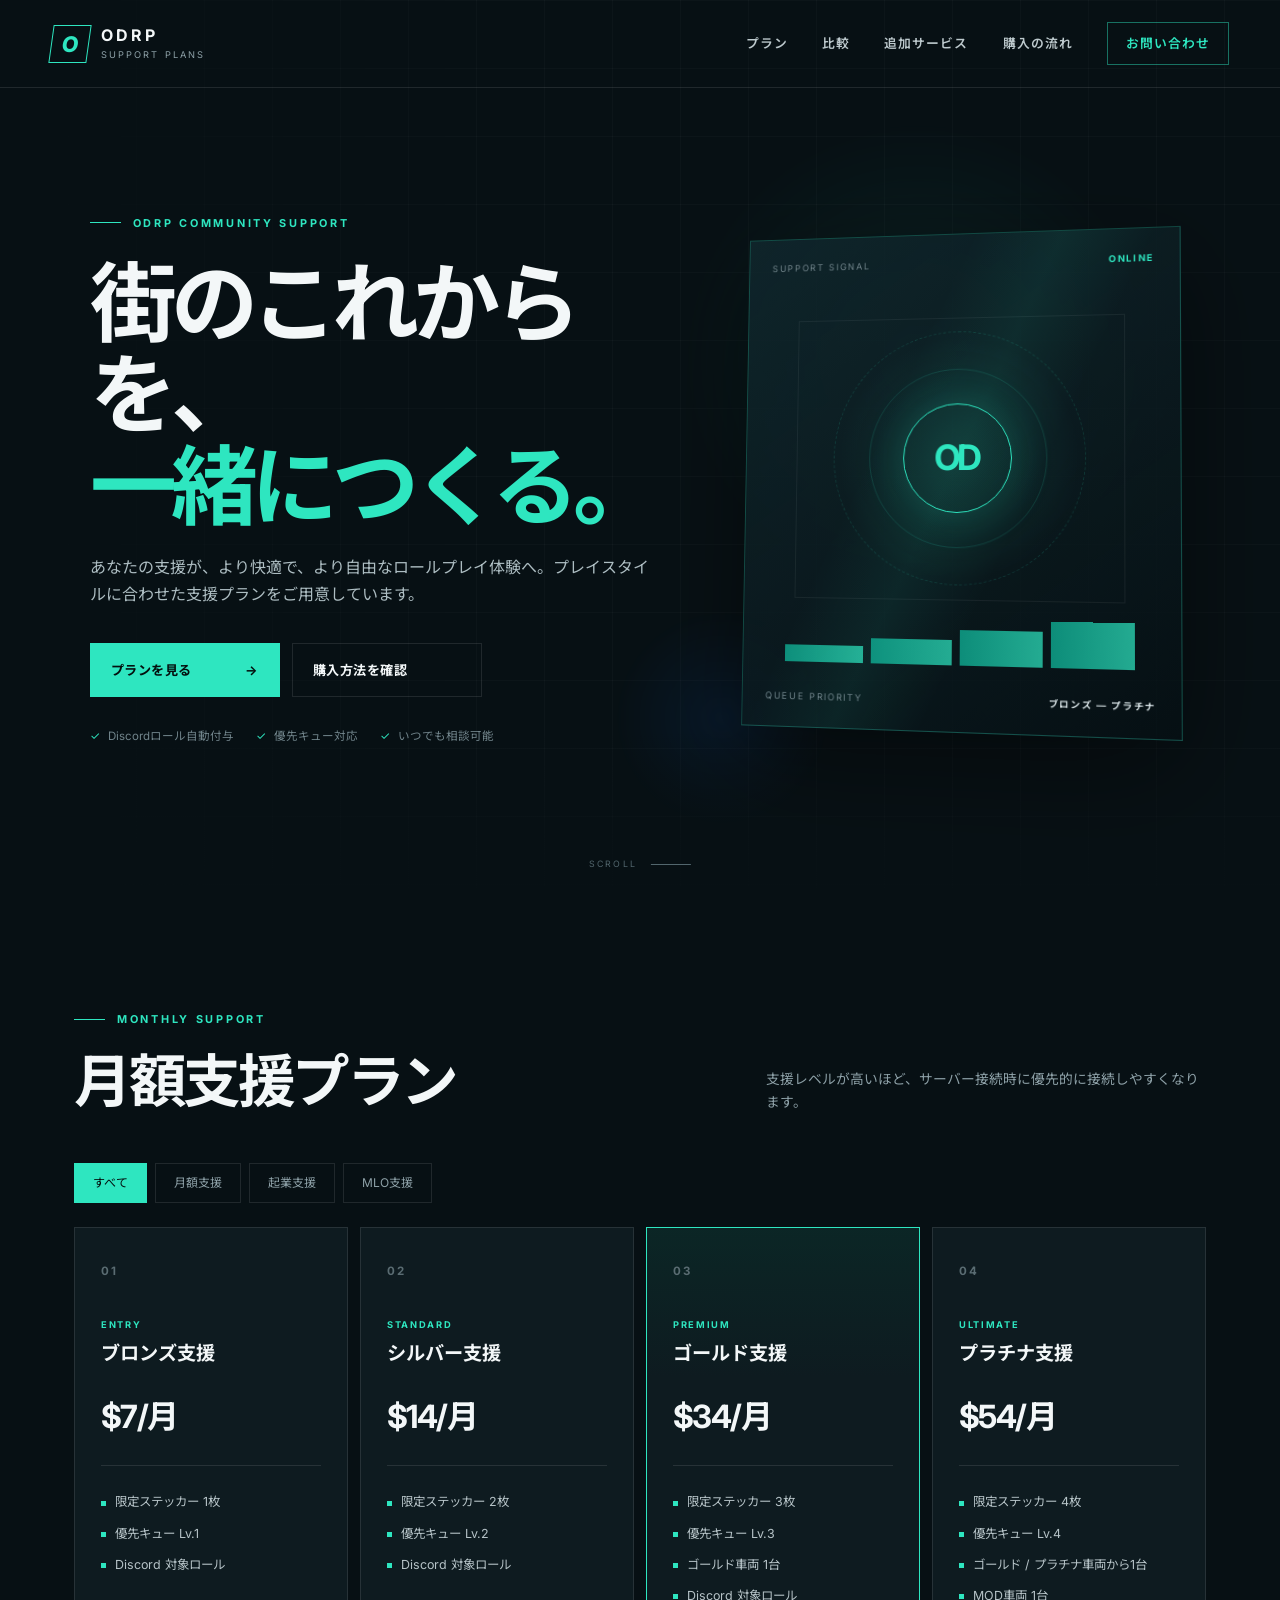
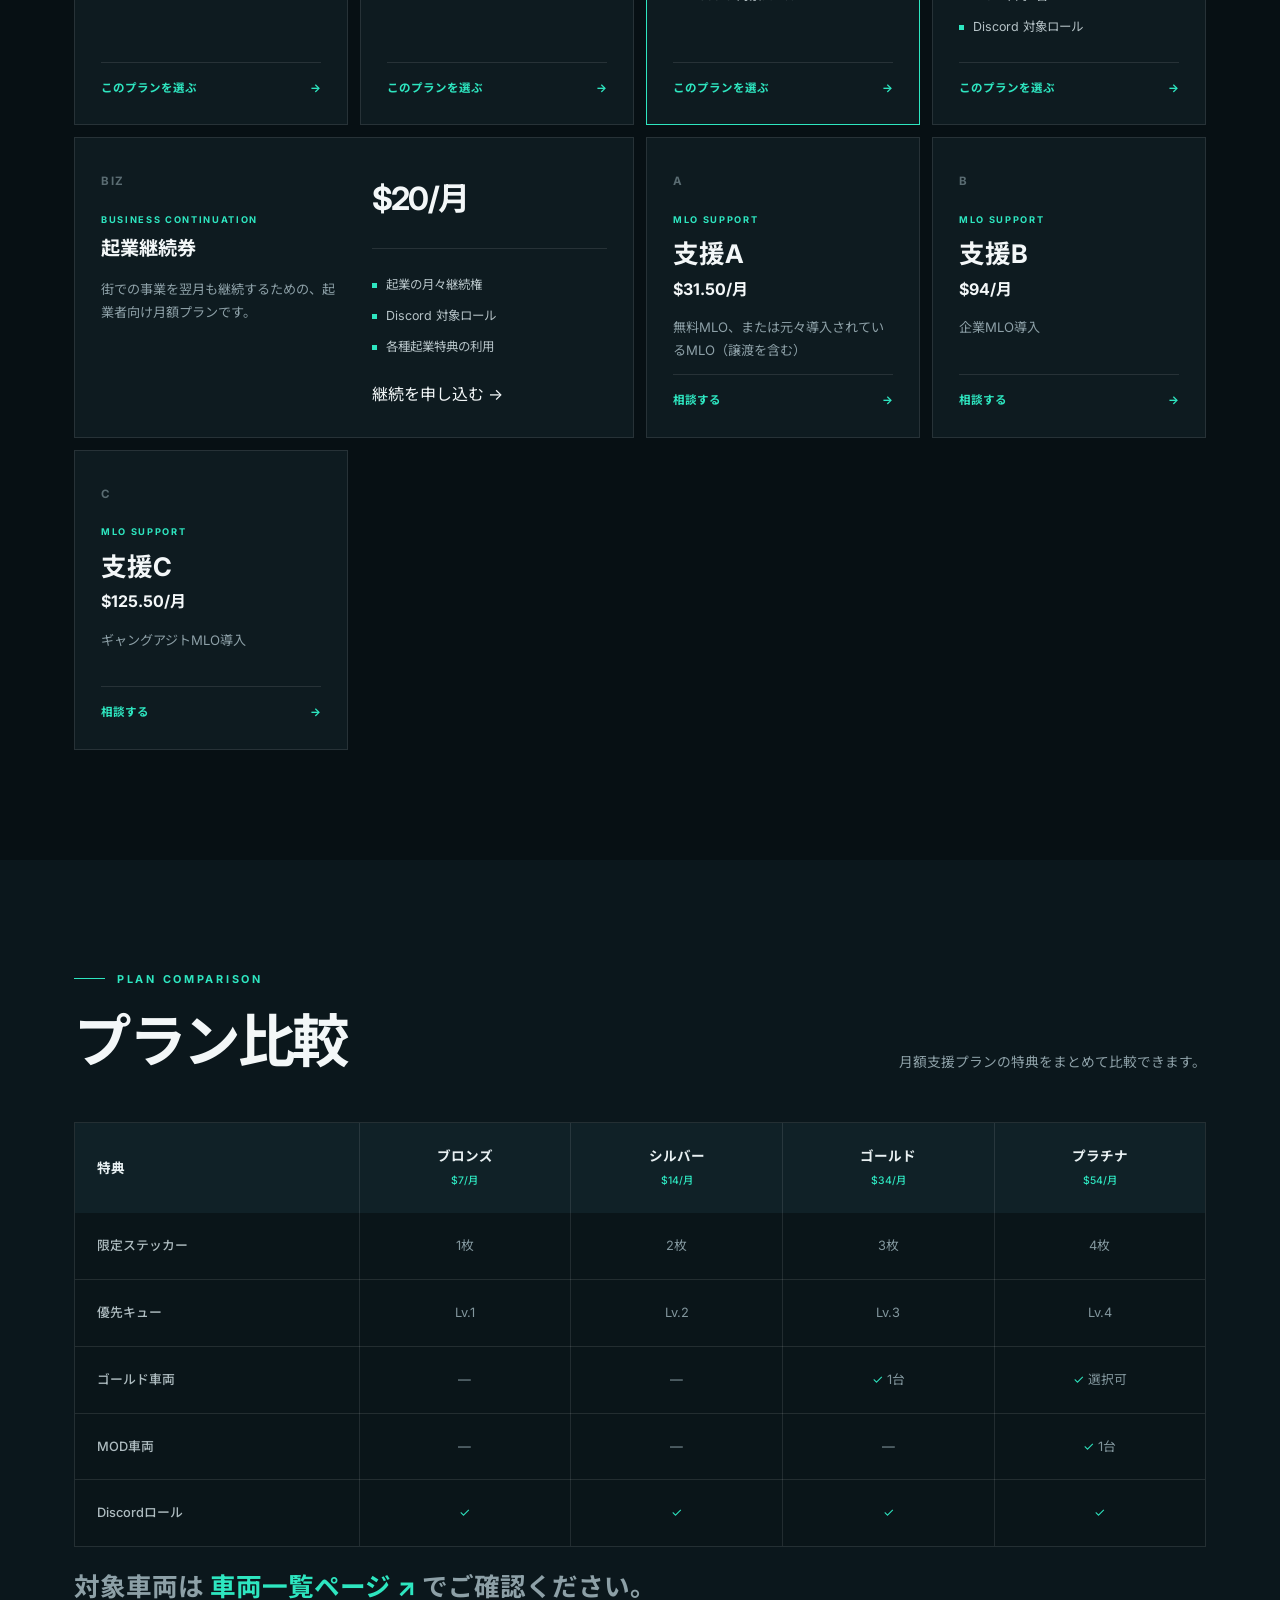
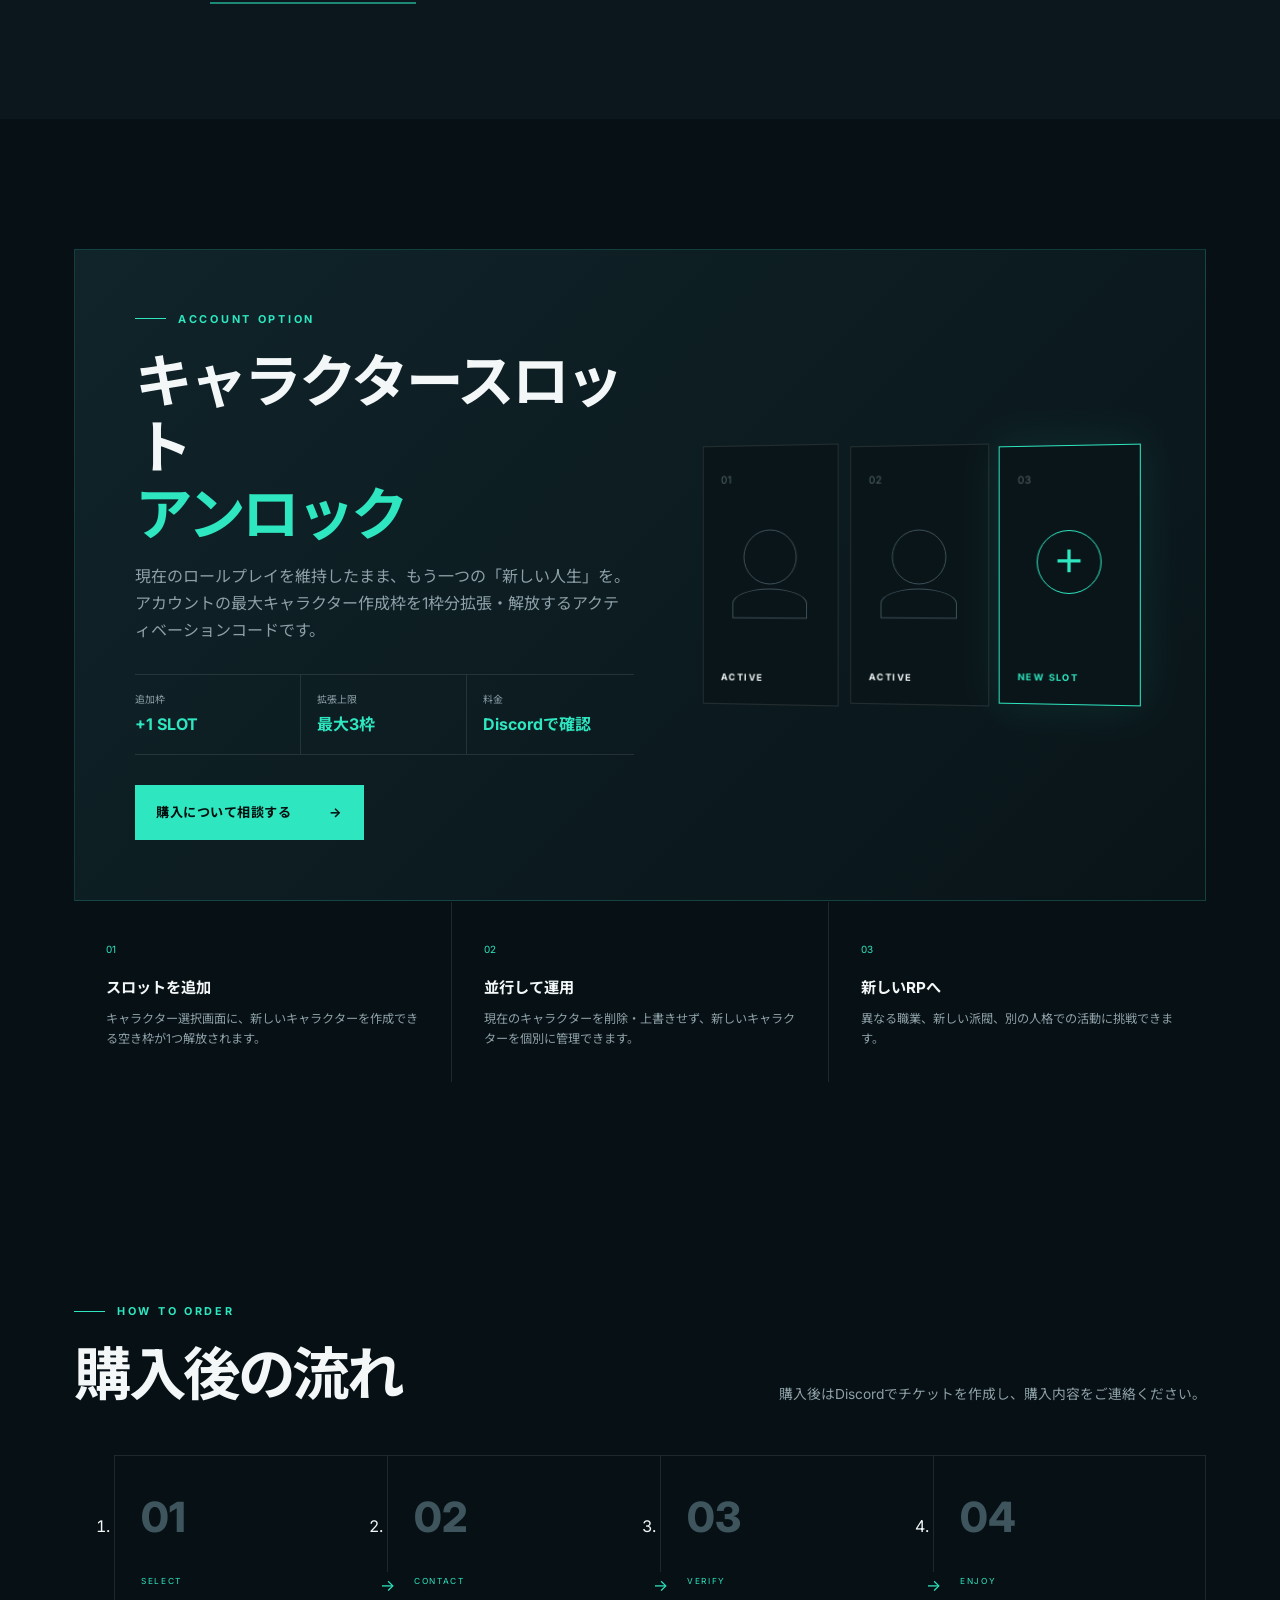
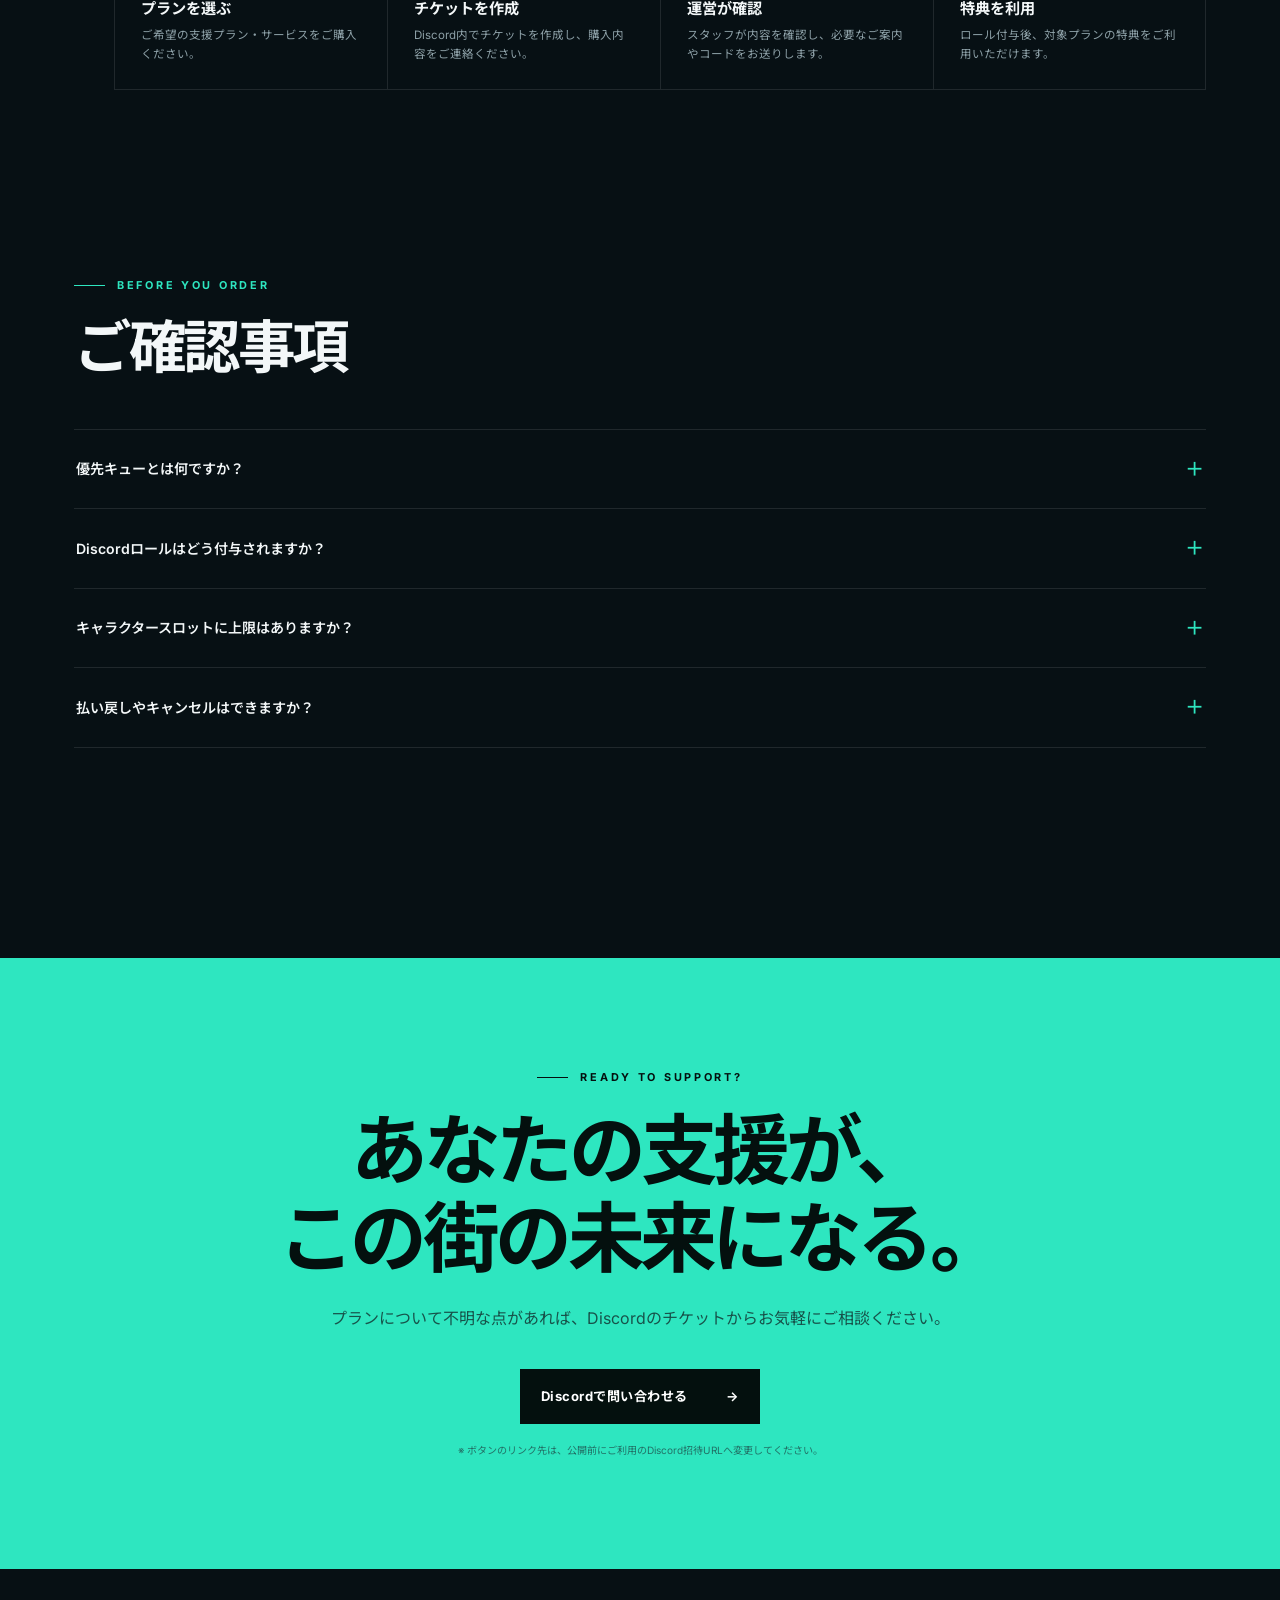
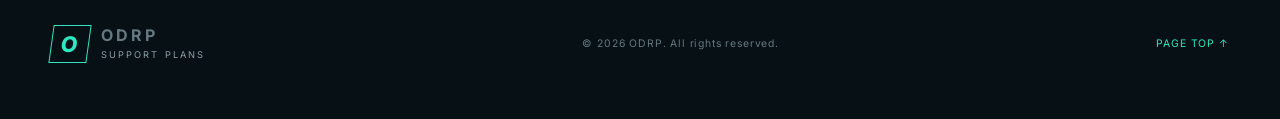
<file: index.html>
<!doctype html>
<html lang="ja">
<head>
  <meta charset="UTF-8">
  <meta name="viewport" content="width=device-width, initial-scale=1.0">
  <meta name="description" content="ODRPサーバーの支援プラン・追加サービスをご案内します。">
  <meta name="theme-color" content="#071014">
  <meta property="og:title" content="ODRP Support Plans">
  <meta property="og:description" content="街のこれからを、一緒につくる。ODRPサーバー支援プランのご案内。">
  <meta property="og:type" content="website">
  <meta property="og:image" content="assets/og.png">
  <meta name="twitter:card" content="summary_large_image">
  <title>ODRP Support Plans</title>
  <link rel="stylesheet" href="style.css">
  <script src="script.js" defer></script>
</head>
<body>
  <a class="skip-link" href="#plans">プラン一覧へ移動</a>

  <header class="site-header" id="top">
    <a class="brand" href="#top" aria-label="ODRP Support Plans トップへ">
      <span class="brand-mark">O</span>
      <span><b>ODRP</b><small>SUPPORT PLANS</small></span>
    </a>
    <button class="menu-button" type="button" aria-expanded="false" aria-controls="global-nav">
      <span></span><span></span><span></span><span class="sr-only">メニューを開く</span>
    </button>
    <nav id="global-nav" aria-label="メインナビゲーション">
      <a href="#plans">プラン</a>
      <a href="#compare">比較</a>
      <a href="#services">追加サービス</a>
      <a href="#flow">購入の流れ</a>
      <a class="nav-cta" href="#contact">お問い合わせ</a>
    </nav>
  </header>

  <main>
    <section class="hero" aria-labelledby="hero-title">
      <div class="hero-grid" aria-hidden="true"></div>
      <div class="hero-orb hero-orb-one" aria-hidden="true"></div>
      <div class="hero-orb hero-orb-two" aria-hidden="true"></div>
      <div class="hero-copy reveal">
        <p class="eyebrow"><span></span>ODRP COMMUNITY SUPPORT</p>
        <h1 id="hero-title">街のこれからを、<br><em>一緒につくる。</em></h1>
        <p class="hero-lead">あなたの支援が、より快適で、より自由なロールプレイ体験へ。プレイスタイルに合わせた支援プランをご用意しています。</p>
        <div class="hero-actions">
          <a class="button button-primary" href="#plans">プランを見る <span>→</span></a>
          <a class="button button-ghost" href="#flow">購入方法を確認</a>
        </div>
        <ul class="hero-notes" aria-label="支援プランの特徴">
          <li><i>✓</i> Discordロール自動付与</li>
          <li><i>✓</i> 優先キュー対応</li>
          <li><i>✓</i> いつでも相談可能</li>
        </ul>
      </div>
      <div class="hero-visual reveal" aria-label="支援レベルのイメージ">
        <div class="signal-card">
          <div class="signal-top"><span>SUPPORT SIGNAL</span><b>ONLINE</b></div>
          <div class="signal-core"><span class="ring ring-1"></span><span class="ring ring-2"></span><strong>OD</strong></div>
          <div class="signal-levels">
            <span style="--h:28%"></span><span style="--h:42%"></span><span style="--h:58%"></span><span style="--h:76%"></span>
          </div>
          <div class="signal-bottom"><span>QUEUE PRIORITY</span><b>ブロンズ — プラチナ</b></div>
        </div>
      </div>
      <a class="scroll-cue" href="#plans"><span>SCROLL</span><i></i></a>
    </section>

    <section class="section plans-section" id="plans" aria-labelledby="plans-title">
      <div class="section-heading reveal">
        <div><p class="eyebrow"><span></span>MONTHLY SUPPORT</p><h2 id="plans-title">月額支援プラン</h2></div>
        <p>支援レベルが高いほど、サーバー接続時に優先的に接続しやすくなります。</p>
      </div>

      <div class="filter-tabs reveal" role="tablist" aria-label="プランの絞り込み">
        <button class="active" type="button" data-filter="all" role="tab" aria-selected="true">すべて</button>
        <button type="button" data-filter="monthly" role="tab" aria-selected="false">月額支援</button>
        <button type="button" data-filter="business" role="tab" aria-selected="false">起業支援</button>
        <button type="button" data-filter="mlo" role="tab" aria-selected="false">MLO支援</button>
      </div>

      <div class="plan-grid" id="plan-grid">
        <article class="plan-card reveal" data-category="monthly">
          <div class="plan-index">01</div><p class="plan-kicker">ENTRY</p><h3>ブロンズ支援</h3>
          <p class="price"><b>$7/月</b><span></span></p>
          <ul><li>限定ステッカー 1枚</li><li>優先キュー Lv.1</li><li>Discord 対象ロール</li></ul>
          <a href="#contact">このプランを選ぶ <span>→</span></a>
        </article>
        <article class="plan-card reveal" data-category="monthly">
          <div class="plan-index">02</div><p class="plan-kicker">STANDARD</p><h3>シルバー支援</h3>
          <p class="price"><b>$14/月</b><span></span></p>
          <ul><li>限定ステッカー 2枚</li><li>優先キュー Lv.2</li><li>Discord 対象ロール</li></ul>
          <a href="#contact">このプランを選ぶ <span>→</span></a>
        </article>
        <article class="plan-card featured reveal" data-category="monthly">
          <div class="plan-index">03</div><p class="plan-kicker">PREMIUM</p><h3>ゴールド支援</h3>
          <p class="price"><b>$34/月</b><span></span></p>
          <ul><li>限定ステッカー 3枚</li><li>優先キュー Lv.3</li><li>ゴールド車両 1台</li><li>Discord 対象ロール</li></ul>
          <a href="#contact">このプランを選ぶ <span>→</span></a>
        </article>
        <article class="plan-card reveal" data-category="monthly">
          <div class="plan-index">04</div><p class="plan-kicker">ULTIMATE</p><h3>プラチナ支援</h3>
          <p class="price"><b>$54/月</b><span></span></p>
          <ul><li>限定ステッカー 4枚</li><li>優先キュー Lv.4</li><li>ゴールド / プラチナ車両から1台</li><li>MOD車両 1台</li><li>Discord 対象ロール</li></ul>
          <a href="#contact">このプランを選ぶ <span>→</span></a>
        </article>
        <article class="plan-card wide-card reveal" data-category="business">
          <div><div class="plan-index">BIZ</div><p class="plan-kicker">BUSINESS CONTINUATION</p><h3>起業継続券</h3><p class="card-description">街での事業を翌月も継続するための、起業者向け月額プランです。</p></div>
          <div><p class="price"><b>$20/月</b><span></span></p><ul><li>起業の月々継続権</li><li>Discord 対象ロール</li><li>各種起業特典の利用</li></ul><a href="#contact">継続を申し込む <span>→</span></a></div>
        </article>
        <article class="plan-card mini-card reveal" data-category="mlo"><div class="plan-index">A</div><p class="plan-kicker">MLO SUPPORT</p><h3>支援A</h3><b>$31.50/月</b><p>無料MLO、または元々導入されているMLO（譲渡を含む）</p><a href="#contact">相談する <span>→</span></a></article>
        <article class="plan-card mini-card reveal" data-category="mlo"><div class="plan-index">B</div><p class="plan-kicker">MLO SUPPORT</p><h3>支援B</h3><b>$94/月</b><p>企業MLO導入</p><a href="#contact">相談する <span>→</span></a></article>
        <article class="plan-card mini-card reveal" data-category="mlo"><div class="plan-index">C</div><p class="plan-kicker">MLO SUPPORT</p><h3>支援C</h3><b>$125.50/月</b><p>ギャングアジトMLO導入</p><a href="#contact">相談する <span>→</span></a></article>
      </div>
    </section>

    <section class="section compare-section" id="compare" aria-labelledby="compare-title">
      <div class="section-heading reveal"><div><p class="eyebrow"><span></span>PLAN COMPARISON</p><h2 id="compare-title">プラン比較</h2></div><p>月額支援プランの特典をまとめて比較できます。</p></div>
      <div class="table-wrap reveal" tabindex="0" aria-label="横方向にスクロールできるプラン比較表">
        <table>
          <thead><tr><th>特典</th><th>ブロンズ<br><span>$7/月</span></th><th>シルバー<br><span>$14/月</span></th><th>ゴールド<br><span>$34/月</span></th><th>プラチナ<br><span>$54/月</span></th></tr></thead>
          <tbody>
            <tr><th>限定ステッカー</th><td>1枚</td><td>2枚</td><td>3枚</td><td>4枚</td></tr>
            <tr><th>優先キュー</th><td>Lv.1</td><td>Lv.2</td><td>Lv.3</td><td>Lv.4</td></tr>
            <tr><th>ゴールド車両</th><td>—</td><td>—</td><td><i>✓</i> 1台</td><td><i>✓</i> 選択可</td></tr>
            <tr><th>MOD車両</th><td>—</td><td>—</td><td>—</td><td><i>✓</i> 1台</td></tr>
            <tr><th>Discordロール</th><td><i>✓</i></td><td><i>✓</i></td><td><i>✓</i></td><td><i>✓</i></td></tr>
          </tbody>
        </table>
      </div>
      <p class="vehicle-link reveal">対象車両は <a href="https://colonelnyaa-glitch.github.io/odrprule.github.io/#support" target="_blank" rel="noopener noreferrer">車両一覧ページ ↗</a> でご確認ください。</p>
    </section>

    <section class="section services-section" id="services" aria-labelledby="services-title">
      <div class="service-panel reveal">
        <div class="service-copy">
          <p class="eyebrow"><span></span>ACCOUNT OPTION</p><h2 id="services-title">キャラクタースロット<br><em>アンロック</em></h2>
          <p>現在のロールプレイを維持したまま、もう一つの「新しい人生」を。アカウントの最大キャラクター作成枠を1枠分拡張・解放するアクティベーションコードです。</p>
          <dl><div><dt>追加枠</dt><dd>+1 SLOT</dd></div><div><dt>拡張上限</dt><dd>最大3枠</dd></div><div><dt>料金</dt><dd>Discordで確認</dd></div></dl>
          <a class="button button-primary" href="#contact">購入について相談する <span>→</span></a>
        </div>
        <div class="slot-visual" aria-label="追加キャラクタースロットのイメージ">
          <div class="slot-card occupied"><span>01</span><b>ACTIVE</b><i></i></div>
          <div class="slot-card occupied"><span>02</span><b>ACTIVE</b><i></i></div>
          <div class="slot-card unlocked"><span>03</span><b>NEW SLOT</b><strong>＋</strong></div>
        </div>
      </div>
      <div class="details-grid reveal">
        <article><span>01</span><h3>スロットを追加</h3><p>キャラクター選択画面に、新しいキャラクターを作成できる空き枠が1つ解放されます。</p></article>
        <article><span>02</span><h3>並行して運用</h3><p>現在のキャラクターを削除・上書きせず、新しいキャラクターを個別に管理できます。</p></article>
        <article><span>03</span><h3>新しいRPへ</h3><p>異なる職業、新しい派閥、別の人格での活動に挑戦できます。</p></article>
      </div>
    </section>

    <section class="section flow-section" id="flow" aria-labelledby="flow-title">
      <div class="section-heading reveal"><div><p class="eyebrow"><span></span>HOW TO ORDER</p><h2 id="flow-title">購入後の流れ</h2></div><p>購入後はDiscordでチケットを作成し、購入内容をご連絡ください。</p></div>
      <ol class="flow-list">
        <li class="reveal"><span>01</span><div><small>SELECT</small><h3>プランを選ぶ</h3><p>ご希望の支援プラン・サービスをご購入ください。</p></div></li>
        <li class="reveal"><span>02</span><div><small>CONTACT</small><h3>チケットを作成</h3><p>Discord内でチケットを作成し、購入内容をご連絡ください。</p></div></li>
        <li class="reveal"><span>03</span><div><small>VERIFY</small><h3>運営が確認</h3><p>スタッフが内容を確認し、必要なご案内やコードをお送りします。</p></div></li>
        <li class="reveal"><span>04</span><div><small>ENJOY</small><h3>特典を利用</h3><p>ロール付与後、対象プランの特典をご利用いただけます。</p></div></li>
      </ol>
    </section>

    <section class="section faq-section" aria-labelledby="faq-title">
      <div class="section-heading reveal"><div><p class="eyebrow"><span></span>BEFORE YOU ORDER</p><h2 id="faq-title">ご確認事項</h2></div></div>
      <div class="faq-list reveal">
        <details><summary>優先キューとは何ですか？<span>＋</span></summary><p>サーバー接続時の優先度を表します。レベルが高いほど、優先的に接続しやすくなります。</p></details>
        <details><summary>Discordロールはどう付与されますか？<span>＋</span></summary><p>対象の支援プランを購入すると、Discord上の対象ロールが自動的に付与されます。反映されない場合はチケットでお問い合わせください。</p></details>
        <details><summary>キャラクタースロットに上限はありますか？<span>＋</span></summary><p>システム仕様上、拡張できるスロットは最大3枠です。上限を超えた購入は無効となるため、購入前に現在のスロット数を必ずご確認ください。</p></details>
        <details><summary>払い戻しやキャンセルはできますか？<span>＋</span></summary><p>デジタルコンテンツおよび機能解放サービスの性質上、有効化後の払い戻し・キャンセルは承っておりません。</p></details>
      </div>
    </section>

    <section class="contact-section" id="contact" aria-labelledby="contact-title">
      <div class="contact-inner reveal"><p class="eyebrow"><span></span>READY TO SUPPORT?</p><h2 id="contact-title">あなたの支援が、<br>この街の未来になる。</h2><p>プランについて不明な点があれば、Discordのチケットからお気軽にご相談ください。</p><a class="button button-light" href="#">Discordで問い合わせる <span>→</span></a><small>※ ボタンのリンク先は、公開前にご利用のDiscord招待URLへ変更してください。</small></div>
    </section>
  </main>

  <footer><a class="brand" href="#top"><span class="brand-mark">O</span><span><b>ODRP</b><small>SUPPORT PLANS</small></span></a><p>© <span id="year"></span> ODRP. All rights reserved.</p><a href="#top">PAGE TOP ↑</a></footer>
</body>
</html>
</file>
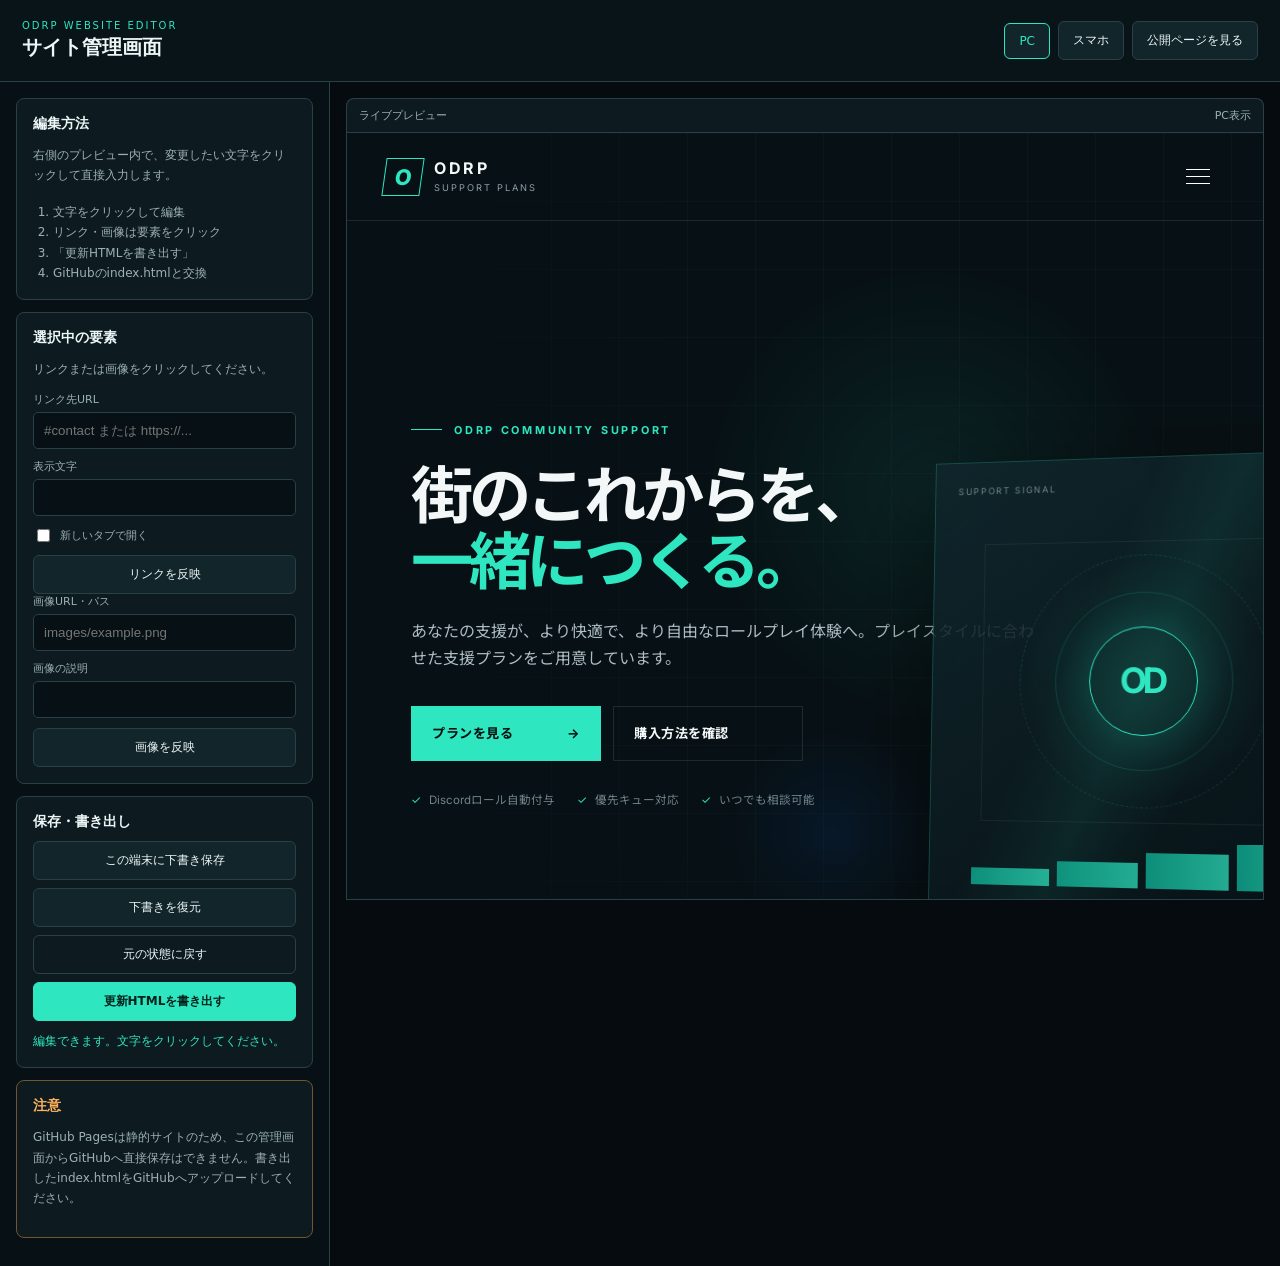
<file: admin.html>
<!doctype html>
<html lang="ja">
<head>
  <meta charset="UTF-8">
  <meta name="viewport" content="width=device-width, initial-scale=1.0">
  <meta name="robots" content="noindex,nofollow">
  <title>ODRP サイト管理画面</title>
  <link rel="stylesheet" href="admin.css">
  <script src="admin.js" defer></script>
</head>
<body>
  <header class="admin-header">
    <div>
      <p>ODRP WEBSITE EDITOR</p>
      <h1>サイト管理画面</h1>
    </div>
    <div class="header-actions">
      <button id="desktop-view" class="active" type="button">PC</button>
      <button id="mobile-view" type="button">スマホ</button>
      <a href="index.html" target="_blank" rel="noopener">公開ページを見る</a>
    </div>
  </header>

  <main class="admin-layout">
    <aside class="sidebar">
      <section class="panel">
        <h2>編集方法</h2>
        <p>右側のプレビュー内で、変更したい文字をクリックして直接入力します。</p>
        <ol>
          <li>文字をクリックして編集</li>
          <li>リンク・画像は要素をクリック</li>
          <li>「更新HTMLを書き出す」</li>
          <li>GitHubのindex.htmlと交換</li>
        </ol>
      </section>

      <section class="panel" id="element-panel">
        <h2>選択中の要素</h2>
        <p id="selection-empty" class="muted">リンクまたは画像をクリックしてください。</p>
        <div id="link-editor" class="editor-fields" hidden>
          <label>リンク先URL<input id="link-url" type="text" placeholder="#contact または https://..."></label>
          <label>表示文字<input id="link-text" type="text"></label>
          <label class="checkbox"><input id="link-new-tab" type="checkbox"> 新しいタブで開く</label>
          <button id="apply-link" type="button">リンクを反映</button>
        </div>
        <div id="image-editor" class="editor-fields" hidden>
          <label>画像URL・パス<input id="image-src" type="text" placeholder="images/example.png"></label>
          <label>画像の説明<input id="image-alt" type="text"></label>
          <button id="apply-image" type="button">画像を反映</button>
        </div>
      </section>

      <section class="panel actions-panel">
        <h2>保存・書き出し</h2>
        <button id="save-draft" type="button">この端末に下書き保存</button>
        <button id="restore-draft" type="button">下書きを復元</button>
        <button id="reset-preview" type="button" class="secondary">元の状態に戻す</button>
        <button id="export-html" type="button" class="primary">更新HTMLを書き出す</button>
        <p id="status" aria-live="polite"></p>
      </section>

      <section class="panel warning">
        <h2>注意</h2>
        <p>GitHub Pagesは静的サイトのため、この管理画面からGitHubへ直接保存はできません。書き出したindex.htmlをGitHubへアップロードしてください。</p>
      </section>
    </aside>

    <section class="preview-area">
      <div class="preview-toolbar">
        <span>ライブプレビュー</span>
        <span id="viewport-label">PC表示</span>
      </div>
      <div id="preview-shell" class="preview-shell desktop">
        <iframe id="site-preview" src="index.html" title="ODRPサイト編集プレビュー"></iframe>
      </div>
    </section>
  </main>
</body>
</html>
</file>
<file: style.css>
@import url('https://fonts.googleapis.com/css2?family=Inter:wght@400;500;600;700;800&family=Noto+Sans+JP:wght@400;500;600;700;800&display=swap');

:root{--bg:#071014;--bg-soft:#0b171c;--panel:#0e1b20;--line:rgba(255,255,255,.1);--text:#f3f7f8;--muted:#8da0a7;--accent:#2ee6c0;--accent-deep:#0ebc9e;--ink:#04100e;--max:1180px;--radius:4px}
*{box-sizing:border-box}html{scroll-behavior:smooth}body{margin:0;background:var(--bg);color:var(--text);font-family:Inter,'Noto Sans JP',sans-serif;line-height:1.7}body::selection{background:var(--accent);color:var(--ink)}a{color:inherit;text-decoration:none}button{font:inherit}ul{padding:0;margin:0;list-style:none}.sr-only{position:absolute;width:1px;height:1px;padding:0;margin:-1px;overflow:hidden;clip:rect(0,0,0,0);white-space:nowrap;border:0}.skip-link{position:fixed;z-index:100;left:1rem;top:-5rem;background:var(--accent);color:var(--ink);padding:.7rem 1rem;font-weight:700}.skip-link:focus{top:1rem}
.site-header{position:absolute;z-index:20;top:0;left:0;width:100%;height:88px;display:flex;align-items:center;justify-content:space-between;padding:0 max(4vw,24px);border-bottom:1px solid var(--line)}.brand{display:flex;align-items:center;gap:12px}.brand-mark{display:grid;place-items:center;width:38px;height:38px;border:1px solid var(--accent);color:var(--accent);font-size:1.35rem;font-weight:800;transform:skew(-8deg)}.brand b,.brand small{display:block;line-height:1.1}.brand b{font-size:1rem;letter-spacing:.18em}.brand small{margin-top:5px;color:var(--muted);font-size:.58rem;letter-spacing:.22em}.site-header nav{display:flex;align-items:center;gap:34px}.site-header nav a{color:#bdc9cd;font-size:.8rem;font-weight:600;letter-spacing:.08em;transition:.2s}.site-header nav a:hover{color:var(--accent)}.site-header .nav-cta{border:1px solid rgba(46,230,192,.45);padding:10px 18px;color:var(--accent)}.menu-button{display:none;background:none;border:0;padding:10px}.menu-button>span:not(.sr-only){display:block;width:24px;height:1px;background:#fff;margin:6px}
.hero{position:relative;min-height:810px;height:100vh;display:grid;grid-template-columns:minmax(0,1.1fr) minmax(380px,.9fr);align-items:center;gap:5vw;padding:130px max(7vw,30px) 70px;overflow:hidden}.hero-grid{position:absolute;inset:0;background-image:linear-gradient(rgba(255,255,255,.025) 1px,transparent 1px),linear-gradient(90deg,rgba(255,255,255,.025) 1px,transparent 1px);background-size:68px 68px;mask-image:linear-gradient(to right,transparent,black 38%,black)}.hero::after{content:"";position:absolute;inset:auto 0 0;height:170px;background:linear-gradient(transparent,var(--bg))}.hero-orb{position:absolute;border-radius:50%;filter:blur(2px);opacity:.25}.hero-orb-one{width:520px;height:520px;right:8%;top:11%;background:radial-gradient(circle,rgba(46,230,192,.35),transparent 66%)}.hero-orb-two{width:220px;height:220px;right:35%;bottom:8%;background:radial-gradient(circle,rgba(20,112,255,.35),transparent 70%)}.hero-copy,.hero-visual{position:relative;z-index:2}.eyebrow{display:flex;align-items:center;gap:12px;margin:0 0 20px;color:var(--accent);font-size:.68rem;font-weight:700;letter-spacing:.25em}.eyebrow span{width:31px;height:1px;background:var(--accent)}.hero h1{margin:0;font-family:'Noto Sans JP',sans-serif;font-size:clamp(3.2rem,6.8vw,7.2rem);line-height:1.05;letter-spacing:-.07em}.hero h1 em,.services-section h2 em{color:var(--accent);font-style:normal}.hero-lead{max-width:630px;margin:28px 0 34px;color:#adbdc2;font-size:1rem}.hero-actions{display:flex;gap:12px;flex-wrap:wrap}.button{display:inline-flex;align-items:center;justify-content:space-between;gap:38px;min-width:190px;padding:15px 20px;border:1px solid var(--line);font-size:.82rem;font-weight:700;letter-spacing:.04em;transition:.25s}.button:hover{transform:translateY(-2px)}.button-primary{background:var(--accent);border-color:var(--accent);color:var(--ink)}.button-primary:hover{background:#70f5d9}.button-ghost:hover{border-color:var(--accent);color:var(--accent)}.hero-notes{display:flex;gap:22px;flex-wrap:wrap;margin-top:30px;color:#71848b;font-size:.72rem}.hero-notes i{color:var(--accent);font-style:normal;margin-right:5px}.hero-visual{display:grid;place-items:center}.signal-card{position:relative;width:min(440px,38vw);aspect-ratio:.88;border:1px solid rgba(46,230,192,.25);background:linear-gradient(145deg,rgba(15,37,43,.92),rgba(5,15,19,.75));box-shadow:0 30px 100px rgba(0,0,0,.45);transform:perspective(1000px) rotateY(-8deg) rotateX(3deg);overflow:hidden}.signal-card::before{content:"";position:absolute;inset:0;background:linear-gradient(115deg,transparent 35%,rgba(46,230,192,.07),transparent 62%);animation:sweep 5s infinite}.signal-top,.signal-bottom{position:absolute;left:24px;right:24px;display:flex;justify-content:space-between;color:#71848b;font-size:.58rem;letter-spacing:.18em}.signal-top{top:22px}.signal-top b{color:var(--accent)}.signal-bottom{bottom:22px}.signal-bottom b{color:#d7e2e5}.signal-core{position:absolute;inset:17% 12% 26%;display:grid;place-items:center;border:1px solid rgba(255,255,255,.06);background:radial-gradient(circle,rgba(46,230,192,.12),transparent 56%)}.signal-core strong{display:grid;place-items:center;width:110px;height:110px;border:1px solid var(--accent);border-radius:50%;color:var(--accent);font-size:2.2rem;letter-spacing:-.08em;box-shadow:0 0 45px rgba(46,230,192,.16)}.ring{position:absolute;border:1px solid rgba(46,230,192,.15);border-radius:50%}.ring-1{width:180px;height:180px}.ring-2{width:255px;height:255px;border-style:dashed;animation:spin 18s linear infinite}.signal-levels{position:absolute;left:10%;right:10%;bottom:13%;height:60px;display:flex;gap:8px;align-items:flex-end}.signal-levels span{width:25%;height:var(--h);background:linear-gradient(90deg,var(--accent-deep),var(--accent));opacity:.72}.scroll-cue{position:absolute;z-index:3;bottom:28px;left:50%;display:flex;align-items:center;gap:14px;color:#52666d;font-size:.55rem;letter-spacing:.25em;transform:translateX(-50%)}.scroll-cue i{width:40px;height:1px;background:#52666d;animation:pulse 2s infinite}
.section{max-width:var(--max);margin:auto;padding:110px 24px}.section-heading{display:flex;align-items:flex-end;justify-content:space-between;gap:40px;margin-bottom:48px}.section-heading h2,.services-section h2,.contact-section h2{margin:0;font-size:clamp(2.2rem,4.5vw,4.5rem);line-height:1.15;letter-spacing:-.06em}.section-heading>p{max-width:440px;margin:0;color:var(--muted);font-size:.86rem}.filter-tabs{display:flex;gap:8px;margin-bottom:24px;overflow:auto}.filter-tabs button{white-space:nowrap;border:1px solid var(--line);background:transparent;color:var(--muted);padding:9px 18px;cursor:pointer;font-size:.75rem}.filter-tabs button.active,.filter-tabs button:hover{background:var(--accent);border-color:var(--accent);color:var(--ink)}.plan-grid{display:grid;grid-template-columns:repeat(4,1fr);gap:12px}.plan-card{position:relative;min-height:440px;padding:34px 26px 26px;background:var(--panel);border:1px solid var(--line);display:flex;flex-direction:column;transition:.3s}.plan-card:hover{border-color:rgba(46,230,192,.5);transform:translateY(-4px)}.plan-card.hidden{display:none}.plan-card.featured{border-color:var(--accent);background:linear-gradient(180deg,rgba(46,230,192,.1),var(--panel) 30%)}.popular{position:absolute;right:0;top:0;background:var(--accent);color:var(--ink);padding:5px 10px;font-size:.55rem;font-weight:800;letter-spacing:.12em}.plan-index{color:#5a6c72;font-size:.72rem;font-weight:700;letter-spacing:.15em}.plan-kicker{margin:35px 0 5px;color:var(--accent);font-size:.58rem;font-weight:700;letter-spacing:.18em}.plan-card h3{margin:0;font-size:1.2rem}.price{margin:20px 0 25px;padding-bottom:21px;border-bottom:1px solid var(--line)}.price b{font-size:2rem;letter-spacing:-.05em}.price span{margin-left:5px;color:var(--muted);font-size:.7rem}.plan-card ul{display:grid;gap:10px;margin-bottom:24px;color:#b6c3c7;font-size:.78rem}.plan-card li::before{content:"";display:inline-block;width:5px;height:5px;margin-right:9px;background:var(--accent);vertical-align:middle}.plan-card>a{margin-top:auto;padding-top:16px;border-top:1px solid var(--line);display:flex;justify-content:space-between;color:var(--accent);font-size:.72rem;font-weight:700}.wide-card{grid-column:span 2;min-height:300px;display:grid;grid-template-columns:1fr 1fr;gap:35px}.wide-card .plan-kicker,.mini-card .plan-kicker{margin-top:20px}.wide-card .price{margin-top:0}.card-description,.mini-card>p:not(.plan-kicker){color:var(--muted);font-size:.82rem}.mini-card{min-height:300px;grid-column:span 1}.mini-card h3{font-size:1.6rem}
.compare-section{max-width:none;padding-left:max(calc((100vw - var(--max))/2 + 24px),24px);padding-right:max(calc((100vw - var(--max))/2 + 24px),24px);background:var(--bg-soft)}.table-wrap{overflow-x:auto;border:1px solid var(--line)}table{width:100%;min-width:760px;border-collapse:collapse;background:#0a1519}th,td{padding:22px;text-align:center;border-right:1px solid var(--line);border-bottom:1px solid var(--line);font-size:.8rem}th:last-child,td:last-child{border-right:0}tr:last-child th,tr:last-child td{border-bottom:0}thead th{background:#102127;color:#e8f0f2;font-size:.85rem}thead th:first-child,tbody th{text-align:left}thead span{color:var(--accent);font-weight:500;font-size:.65rem}tbody th{color:#aebcc0;font-weight:500}td{color:#82969d}td i{color:var(--accent);font-style:normal}.vehicle-link{margin:18px 0 0;color:var(--muted);font-size:1.6rem;font-weight:700}.vehicle-link a{color:var(--accent);border-bottom:2px solid rgba(46,230,192,.55)}
.services-section{padding-top:130px}.service-panel{display:grid;grid-template-columns:1.05fr .95fr;gap:60px;padding:60px;background:linear-gradient(135deg,#10242a,#091418);border:1px solid rgba(46,230,192,.18)}.service-copy>p:not(.eyebrow){color:var(--muted);max-width:610px}.service-copy dl{display:grid;grid-template-columns:repeat(3,1fr);margin:30px 0;border-top:1px solid var(--line);border-bottom:1px solid var(--line)}.service-copy dl div{padding:16px;border-right:1px solid var(--line)}.service-copy dl div:first-child{padding-left:0}.service-copy dl div:last-child{border:0}.service-copy dt{color:var(--muted);font-size:.62rem}.service-copy dd{margin:3px 0 0;color:var(--accent);font-weight:700}.slot-visual{display:flex;align-items:center;justify-content:center;gap:10px;perspective:800px}.slot-card{position:relative;width:31%;height:260px;padding:18px;background:#0a1519;border:1px solid var(--line);transform:rotateY(-7deg)}.slot-card>span{color:#52666d;font-size:.65rem}.slot-card b{position:absolute;left:18px;bottom:18px;font-size:.58rem;letter-spacing:.15em}.slot-card i{position:absolute;width:55px;height:55px;left:50%;top:43%;border:1px solid #3d5158;border-radius:50%;transform:translate(-50%,-50%)}.slot-card i::after{content:"";position:absolute;width:75px;height:28px;left:50%;top:58px;border:1px solid #3d5158;border-radius:50% 50% 0 0;transform:translateX(-50%)}.slot-card.unlocked{border-color:var(--accent);box-shadow:0 0 40px rgba(46,230,192,.1)}.slot-card.unlocked b{color:var(--accent)}.slot-card.unlocked strong{position:absolute;left:50%;top:45%;display:grid;place-items:center;width:64px;height:64px;border:1px solid var(--accent);border-radius:50%;color:var(--accent);font-size:2rem;transform:translate(-50%,-50%)}.details-grid{display:grid;grid-template-columns:repeat(3,1fr);gap:1px;margin-top:1px;background:var(--line)}.details-grid article{padding:32px;background:var(--bg)}.details-grid article>span{color:var(--accent);font-size:.62rem}.details-grid h3{margin:14px 0 8px;font-size:.95rem}.details-grid p{margin:0;color:var(--muted);font-size:.76rem}
.flow-section{padding-bottom:140px}.flow-list{display:grid;grid-template-columns:repeat(4,1fr);counter-reset:flow}.flow-list li{position:relative;min-height:235px;padding:26px;border:1px solid var(--line);border-right:0}.flow-list li:last-child{border-right:1px solid var(--line)}.flow-list li::after{content:"→";position:absolute;right:-10px;top:50%;z-index:2;width:20px;color:var(--accent);background:var(--bg);text-align:center}.flow-list li:last-child::after{display:none}.flow-list>li>span{color:#3e555d;font-size:2.6rem;font-weight:800}.flow-list div{position:absolute;left:26px;right:26px;bottom:24px}.flow-list small{color:var(--accent);font-size:.52rem;letter-spacing:.2em}.flow-list h3{margin:4px 0;font-size:.95rem}.flow-list p{margin:0;color:var(--muted);font-size:.72rem}.faq-section{padding-top:30px}.faq-list{border-top:1px solid var(--line)}details{border-bottom:1px solid var(--line)}summary{display:flex;justify-content:space-between;align-items:center;padding:23px 2px;cursor:pointer;font-size:.88rem;font-weight:600;list-style:none}summary::-webkit-details-marker{display:none}summary span{color:var(--accent);font-size:1.2rem;transition:.2s}details[open] summary span{transform:rotate(45deg)}details p{max-width:850px;margin:0;padding:0 2px 24px;color:var(--muted);font-size:.82rem}
.contact-section{margin-top:100px;padding:110px 24px;background:var(--accent);color:var(--ink);text-align:center}.contact-inner{max-width:760px;margin:auto}.contact-section .eyebrow{justify-content:center;color:var(--ink)}.contact-section .eyebrow span{background:var(--ink)}.contact-section h2{font-size:clamp(2.7rem,6vw,5.6rem)}.contact-section p:not(.eyebrow){margin:22px auto;color:#17534a}.button-light{margin-top:15px;background:var(--ink);border-color:var(--ink);color:#fff}.contact-section small{display:block;margin-top:18px;color:#227166;font-size:.63rem}footer{min-height:150px;display:flex;align-items:center;justify-content:space-between;padding:30px max(4vw,24px);color:#657980;font-size:.65rem;letter-spacing:.08em}footer>a:last-child{color:var(--accent)}
.reveal{opacity:0;transform:translateY(20px);transition:opacity .65s ease,transform .65s ease}.reveal.visible{opacity:1;transform:none}@keyframes spin{to{transform:rotate(360deg)}}@keyframes sweep{0%,20%{transform:translateX(-100%)}70%,100%{transform:translateX(100%)}}@keyframes pulse{50%{width:65px;background:var(--accent)}}
@media (max-width:980px){.site-header nav{position:absolute;top:88px;left:0;right:0;display:none;flex-direction:column;align-items:stretch;gap:0;padding:15px 24px 25px;background:rgba(7,16,20,.98);border-bottom:1px solid var(--line)}.site-header nav.open{display:flex}.site-header nav a{padding:12px}.menu-button{display:block}.hero{grid-template-columns:1fr;min-height:880px;height:auto;padding-top:155px}.hero-visual{position:absolute;right:-100px;bottom:60px;opacity:.42}.signal-card{width:440px}.hero-copy{max-width:730px}.plan-grid{grid-template-columns:repeat(2,1fr)}.wide-card{grid-column:span 2}.mini-card{grid-column:span 1}.service-panel{grid-template-columns:1fr;padding:42px}.slot-visual{min-height:280px}.slot-card{max-width:160px}.flow-list{grid-template-columns:repeat(2,1fr)}.flow-list li:nth-child(2){border-right:1px solid var(--line)}.flow-list li:nth-child(2)::after{display:none}}
@media (max-width:640px){.site-header{height:72px}.site-header nav{top:72px}.hero{min-height:790px;padding:130px 20px 70px}.hero h1{font-size:clamp(3rem,16vw,4.7rem)}.hero-lead{font-size:.88rem}.hero-notes{display:grid;gap:5px}.hero-visual{right:-190px;bottom:10px}.signal-card{width:390px}.scroll-cue{display:none}.section{padding:85px 18px}.section-heading{display:block}.section-heading>p{margin-top:16px}.plan-grid{grid-template-columns:1fr}.wide-card,.mini-card{grid-column:auto}.wide-card{display:flex;min-height:430px}.plan-card{min-height:390px}.filter-tabs{margin-right:-18px}.service-panel{padding:28px 20px}.service-copy dl{grid-template-columns:1fr}.service-copy dl div,.service-copy dl div:first-child{padding:12px 0;border-right:0;border-bottom:1px solid var(--line)}.slot-visual{gap:5px;min-height:230px}.slot-card{height:210px;padding:10px}.slot-card b{left:10px;bottom:10px;font-size:.45rem}.details-grid{grid-template-columns:1fr}.flow-list{grid-template-columns:1fr}.flow-list li,.flow-list li:nth-child(2){border-right:1px solid var(--line);border-bottom:0}.flow-list li:last-child{border-bottom:1px solid var(--line)}.flow-list li::after{content:"↓";top:auto;right:50%;bottom:-10px}.flow-list li:nth-child(2)::after{display:block}.contact-section{padding:85px 18px}footer{flex-direction:column;gap:24px;text-align:center}}
@media (prefers-reduced-motion:reduce){html{scroll-behavior:auto}*,*::before,*::after{animation-duration:.01ms!important;animation-iteration-count:1!important;transition-duration:.01ms!important}.reveal{opacity:1;transform:none}}
</file>
<file: admin.css>
:root{--bg:#071014;--panel:#0d1b20;--panel2:#12252b;--line:#294047;--text:#eef7f7;--muted:#9cb0b5;--accent:#2ee6c0;--danger:#ffb35c}*{box-sizing:border-box}body{margin:0;background:var(--bg);color:var(--text);font-family:Inter,"Noto Sans JP",system-ui,sans-serif}.admin-header{height:82px;padding:14px 22px;display:flex;align-items:center;justify-content:space-between;border-bottom:1px solid var(--line);background:#091419;position:sticky;top:0;z-index:10}.admin-header p{margin:0;color:var(--accent);font-size:10px;letter-spacing:.2em}.admin-header h1{margin:3px 0 0;font-size:20px}.header-actions{display:flex;gap:8px;align-items:center}button,.header-actions a{border:1px solid var(--line);background:var(--panel2);color:var(--text);padding:10px 14px;font:inherit;font-size:12px;cursor:pointer;text-decoration:none;border-radius:6px}button:hover,.header-actions a:hover,button.active{border-color:var(--accent);color:var(--accent)}.admin-layout{display:grid;grid-template-columns:330px minmax(0,1fr);min-height:calc(100vh - 82px)}.sidebar{padding:16px;border-right:1px solid var(--line);overflow:auto}.panel{padding:16px;margin-bottom:12px;background:var(--panel);border:1px solid var(--line);border-radius:8px}.panel h2{font-size:14px;margin:0 0 10px}.panel p,.panel li{color:var(--muted);font-size:12px;line-height:1.7}.panel ol{padding-left:20px;margin-bottom:0}.editor-fields{display:grid;gap:10px}.editor-fields label{display:grid;gap:5px;color:var(--muted);font-size:11px}.editor-fields input[type=text]{width:100%;padding:10px;border:1px solid var(--line);border-radius:5px;background:#071014;color:var(--text)}.editor-fields .checkbox{display:flex;align-items:center;gap:7px}.actions-panel{display:grid;gap:8px}.actions-panel h2{margin-bottom:2px}.actions-panel button{width:100%}.actions-panel .primary{background:var(--accent);border-color:var(--accent);color:#03231c;font-weight:800}.actions-panel .secondary{background:transparent}.warning{border-color:#715630}.warning h2{color:var(--danger)}#status{min-height:18px;margin:2px 0 0;color:var(--accent)}.muted{color:var(--muted)}.preview-area{padding:16px;min-width:0;background:#050b0e}.preview-toolbar{display:flex;justify-content:space-between;padding:9px 12px;background:var(--panel);border:1px solid var(--line);border-bottom:0;border-radius:8px 8px 0 0;color:var(--muted);font-size:11px}.preview-shell{height:calc(100vh - 132px);margin:auto;background:white;border:1px solid var(--line);overflow:hidden;transition:width .25s}.preview-shell.desktop{width:100%}.preview-shell.mobile{width:390px;max-width:100%}.preview-shell iframe{width:100%;height:100%;border:0;background:#071014}@media(max-width:900px){.admin-header{height:auto;align-items:flex-start;gap:10px;flex-direction:column}.header-actions{flex-wrap:wrap}.admin-layout{grid-template-columns:1fr}.sidebar{border-right:0;border-bottom:1px solid var(--line)}.preview-shell{height:75vh}}
</file>
